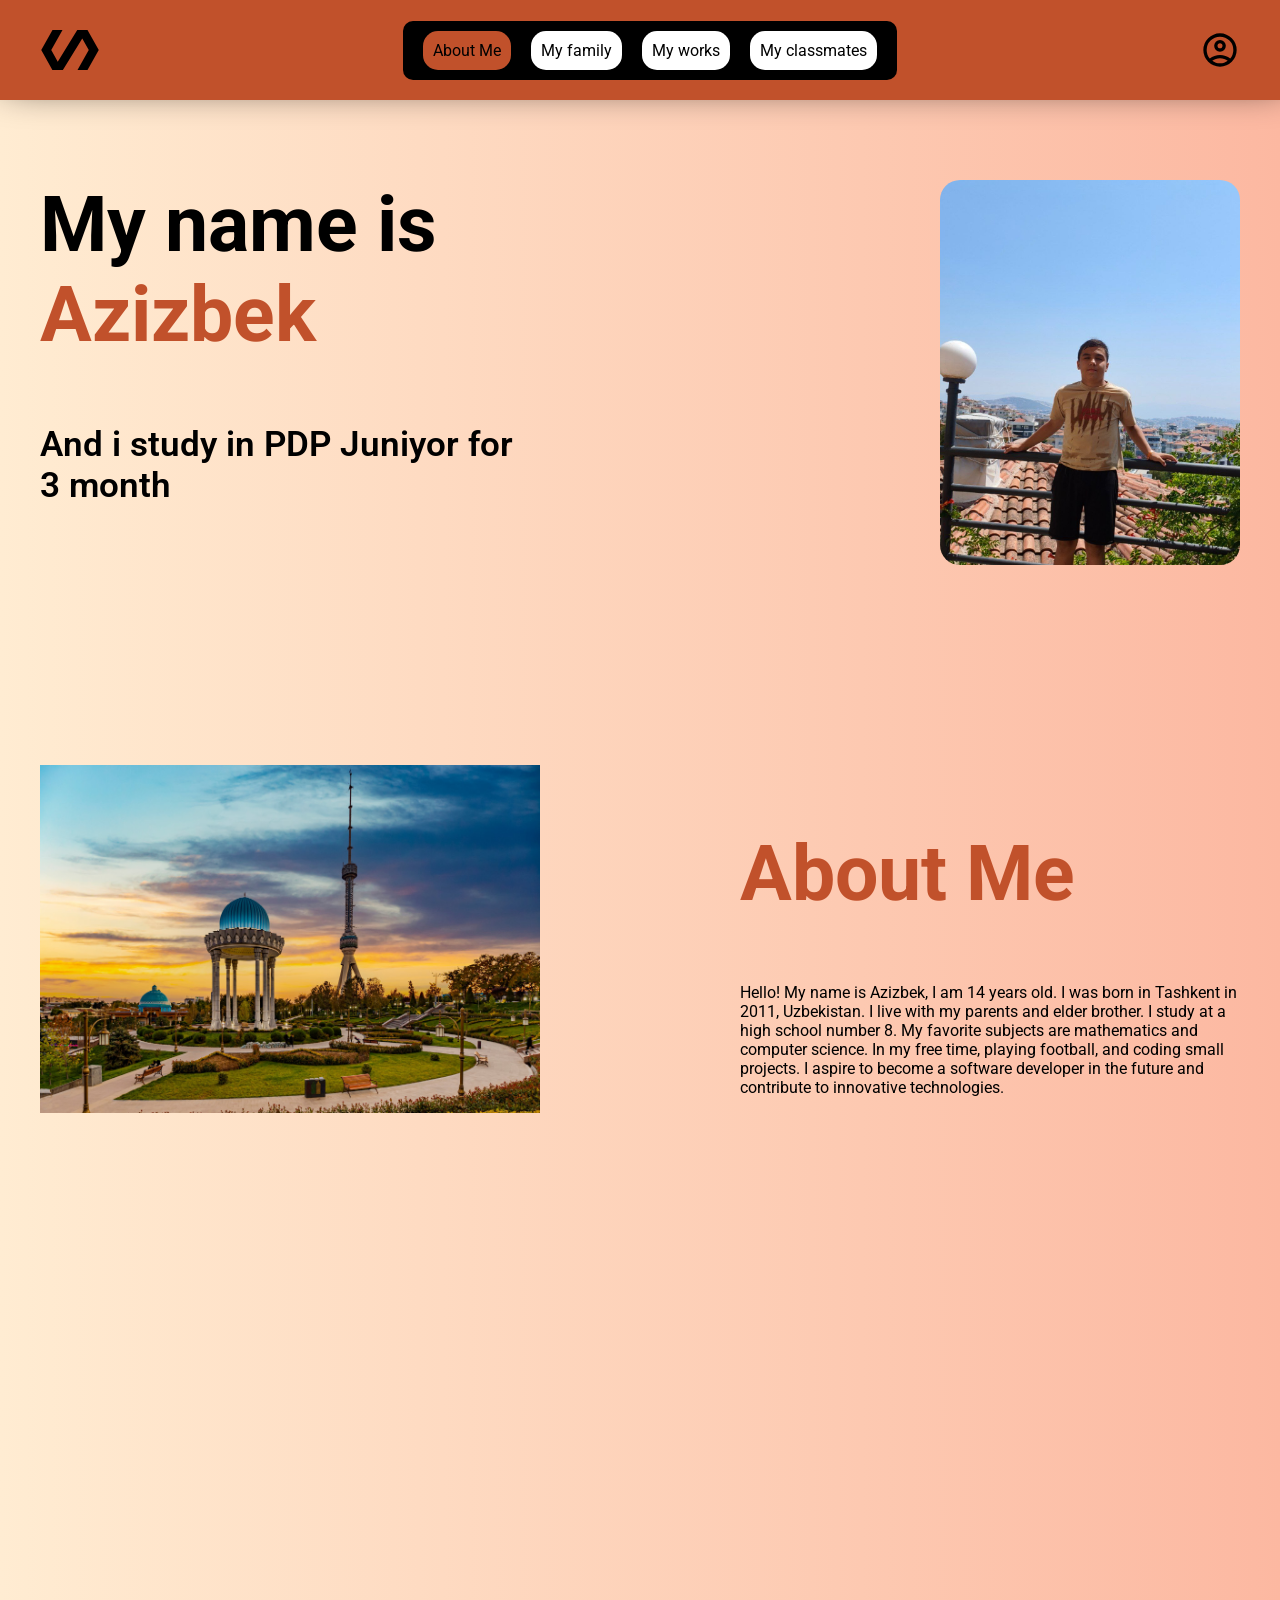
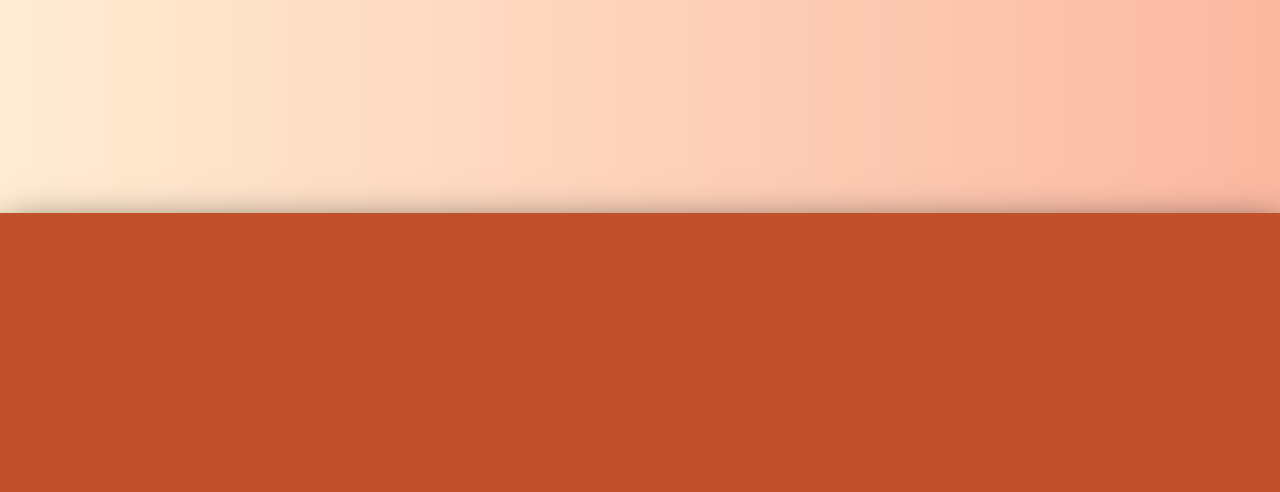
<file: index.html>
<!DOCTYPE html>
<html lang="en">
<head>
    <meta charset="UTF-8">
    <meta name="viewport" content="width=device-width, initial-scale=1.0">
    <title>Document</title>
    <link rel="preconnect" href="https://fonts.googleapis.com">
    <link rel="preconnect" href="https://fonts.gstatic.com" crossorigin>
    <link href="https://fonts.googleapis.com/css2?family=Bungee&family=Playfair+Display:ital,wght@0,400..900;1,400..900&family=Roboto:ital,wght@0,100..900;1,100..900&display=swap" rel="stylesheet">
    <link rel="stylesheet" href="./main.css">
    <link rel="stylesheet" href="./some.css">
    <link rel="stylesheet" href="https://unpkg.com/aos@next/dist/aos.css" />
    
</head>
<body>
    
    <header class="site-header">
        <div class="container">
            
            <nav class="navbar">
                <a class="header-link" href="">
                    <img class="header-img" data-aos="fade-right" data-aos-duration="800" src="./Logo.svg" width="60px" alt="">
                </a>
                <ul class="navbar-list" data-aos="fade-down" data-aos-duration="1000">
                    
                    <li class="navbar-item">
                        <a class="navbar-link active" href="./index.html">
                            
                            About Me
                        </a>
                    </li>
                    
                    <li class="navbar-item">
                        <a class="navbar-link " href="./family.html">
                            
                            My family
                        </a>
                    </li>
                    
                    <li class="navbar-item">
                        <a class="navbar-link" href="./works.html">
                            
                            My works
                        </a>
                    </li>
                    
                    <li class="navbar-item">
                        <a class="navbar-link" href="./classmates.html">
                            
                            My classmates
                        </a>
                    </li>
                    
                </ul>
                <div class="header-box">
                    <label for="modal-toggle" class="account-btn">
                        <img class="account-img" width="40" src="./account.svg" alt="">
                    </label>
                    
                    <input type="checkbox" id="modal-toggle" />
                    
                    <div class="modal">
                        <div class="modal-content">
                            <label for="modal-toggle" class="close-btn">&times;</label>
                            
                            <h2>Kirish</h2>
                            
                            <form>
                                <input type="email" placeholder="Email" required>
                                <input type="password" placeholder="Parol" required>
                                <button type="submit">Kirish</button>
                            </form>
                        </div>
                    </div>
                </div>
            </nav>
            
            
        </div>
    </header>
    
    
    
    <main class="site-main">
        <section class="hero">
            <div class="container">
                <div class="main-wrapper">
                    <div class="title-box" data-aos="fade-right" data-aos-duration="1000">
                        
                        <h1 class="main-title"  >
                            
                            My name is <br>
                            
                            <span class="main-span">
                                Azizbek
                            </span>
                            
                        </h1>
                        
                        <p class="hero-desc">
                            And i study in PDP Juniyor for 3 month
                        </p> 
                        
                    </div>   
                    
                    <img class="PDP"  data-aos="fade-left" data-aos-duration="1000" src="photo_2026-02-27_22-33-34.jpg" width="300px" alt="">
                </div>
                
            </div>
            
        </section>
        
        <section class="my-born">
            <div class="container">
                <div class="born-wrapper">
                    <img class="tashkent-img" data-aos="fade-up-right" data-aos-duration="2000" src="./Tashent.jpg" width="500px" alt="">
                    
                    <div class="title-box" data-aos="fade-up-left" data-aos-duration="2000">
                        
                        <h2 class="born-title">
                            About Me
                        </h2>
                        
                        <p class="born-text">
                            Hello! My name is Azizbek, I am 14 years old. I was born in Tashkent in 2011, Uzbekistan. I live with my parents and elder brother. I study at a high school number 8. My favorite subjects are mathematics and computer science. In my free time, playing football, and coding small projects. I aspire to become a software developer in the future and contribute to innovative technologies.
                        </p>
                    </div>
                    
                    
                </div>
            </div>
        </section>
        
        <section class="my-hobbe">
            <div class="container">
                <div class="hobe-wrapper">
                    <div class="hobbe-text-box" data-aos="fade-right" data-aos-duration="1000">
                        
                        <h2 class="hobbe-title">
                            My Hobbies
                        </h2>
                        <p class="hobbe-desc">
                            I am interested in learning English. I enjoy studying the language, improving my vocabulary, and practicing my speaking skills. English helps me communicate with people from different countries and opens up new opportunities for me. I try to learn English regularly and I am motivated to keep improving.
                        </p>
                        
                    </div>
                    
                    <img data-aos="fade-left" data-aos-duration="1000" src="./inter.png" alt="">
                    
                    
                </div>
            </div>
        </section>
    </main>
    
    
    <footer class="site-footer">
        <section class="footer-info">
            
            <div class="container">
                
                <ul class="footer-list">
                    <li class="footer-item" data-aos="fade-down">
                        <a class="footer-link active" href="./index.html">
                            About Me
                        </a>
                    </li>
                    
                    <li class="footer-item"  data-aos="fade-down" data-aos-duration="1500">
                        <a class="footer-link" href="./family.html">
                            My family
                        </a>
                    </li>
                    
                    <li class="footer-item"  data-aos="fade-down" data-aos-duration="2000">
                        <a class="footer-link" href="./works.html">
                            My works
                        </a>
                    </li>
                    
                    <li class="footer-item"  data-aos="fade-down" data-aos-duration="2500">
                        <a class="footer-link" href="./classmates.html">
                            My classmates
                        </a>
                    </li>
                </ul>
            </div>
        </div>
    </section>
</footer>


<script src="https://unpkg.com/aos@next/dist/aos.js"></script>

<script>
    AOS.init();
</script>

</body>
</html>
</file>
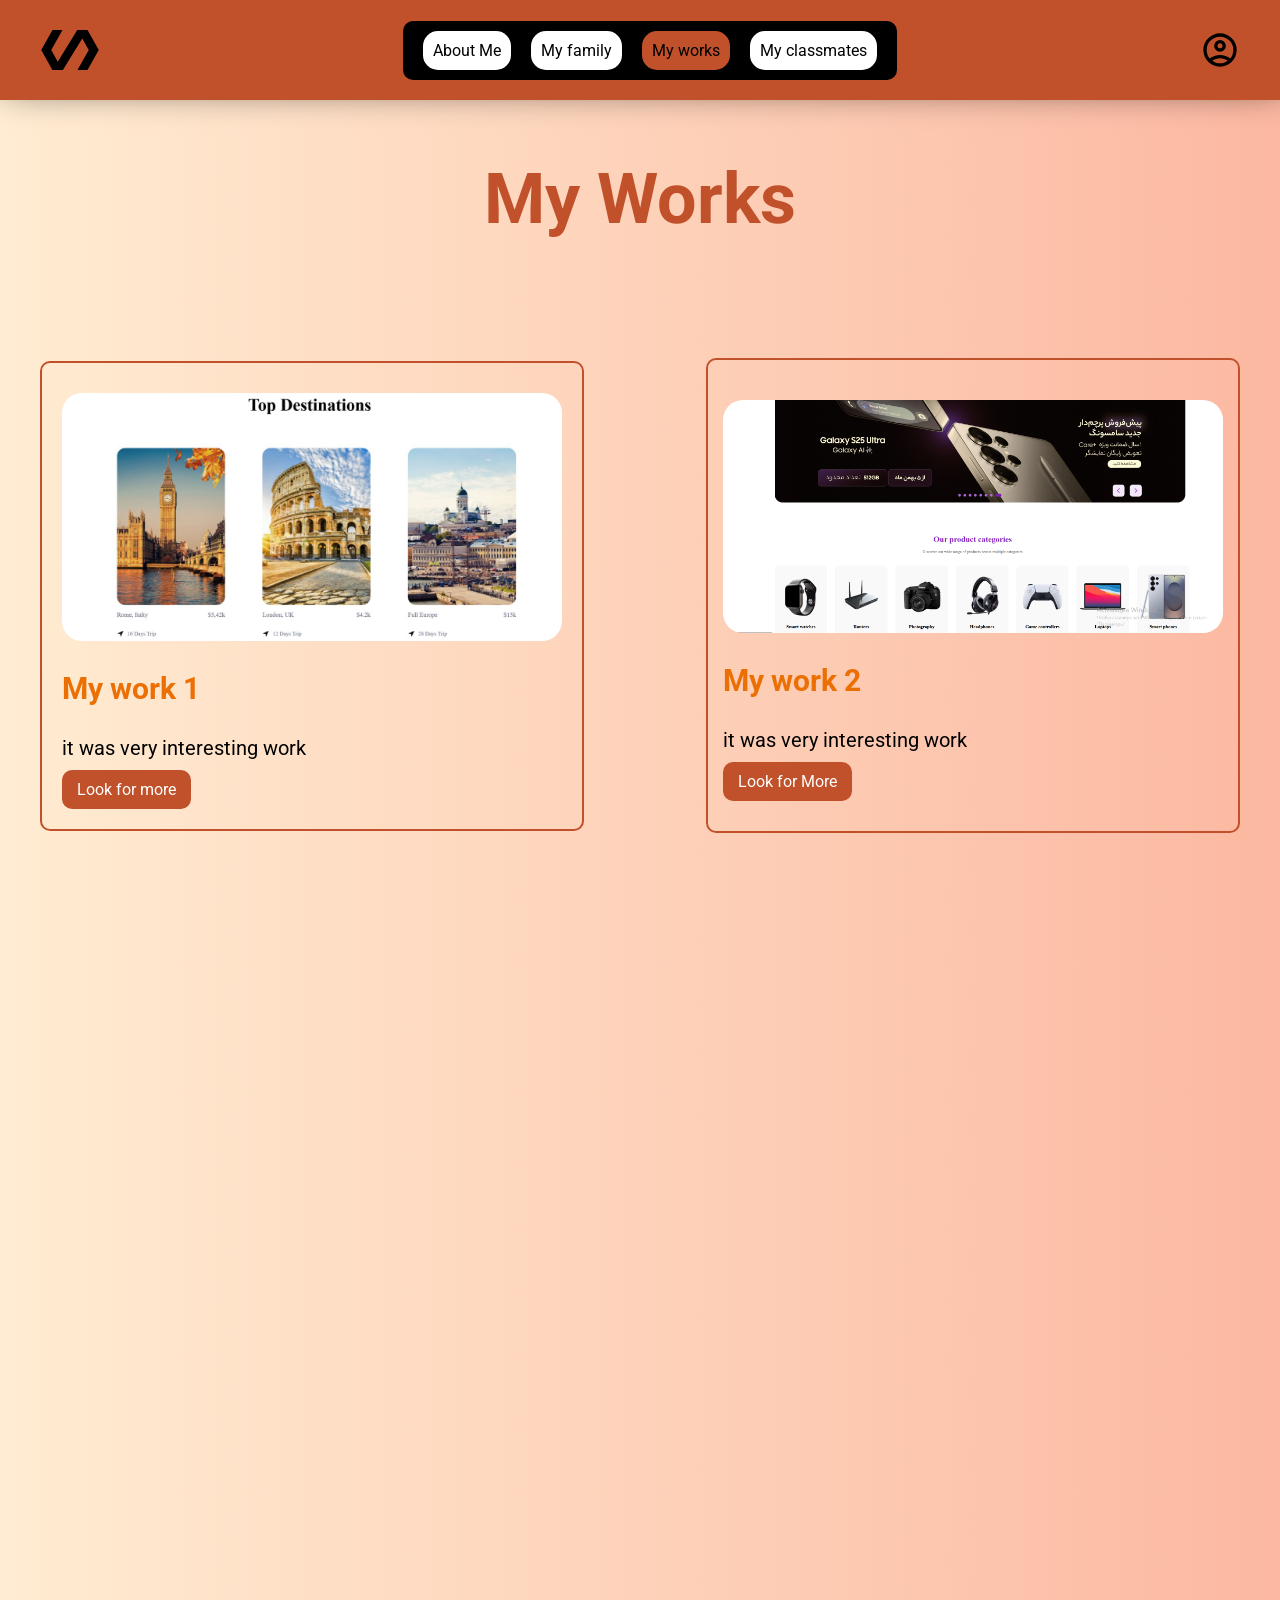
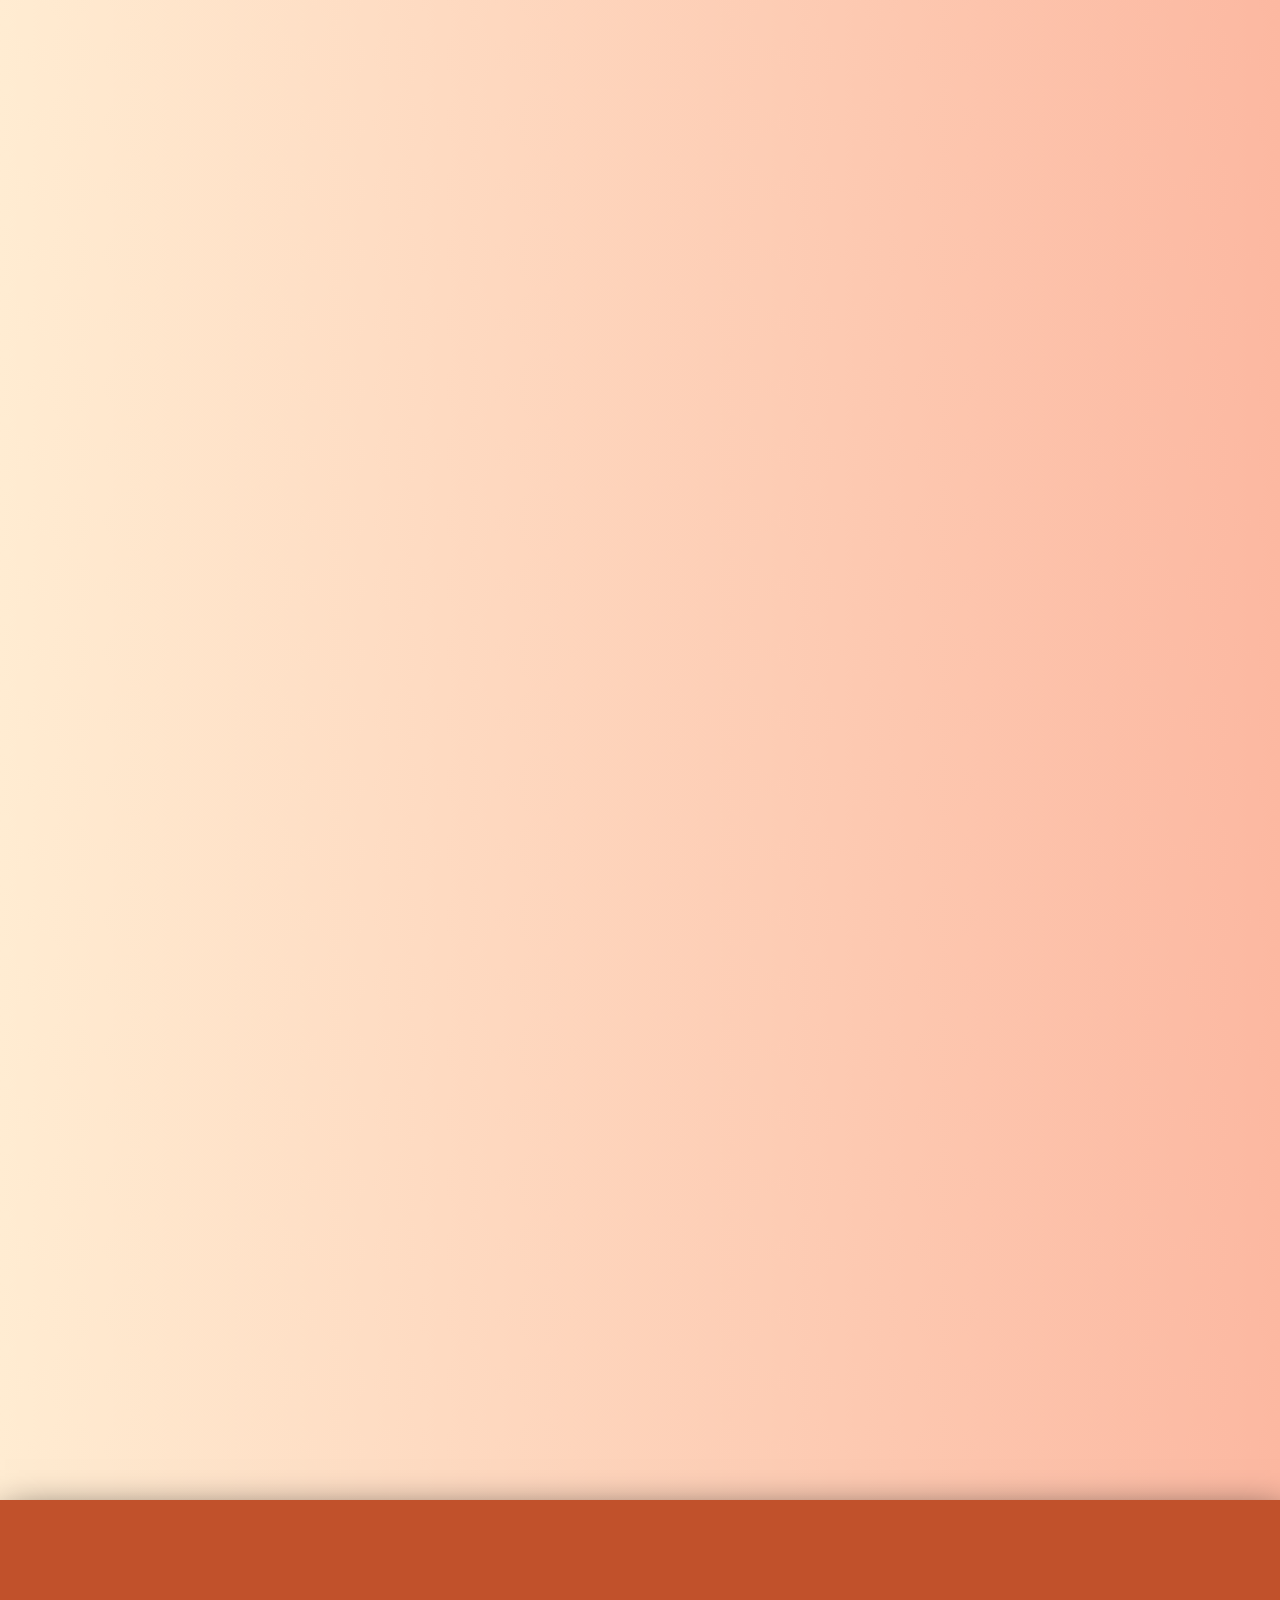
<file: works.html>
<!DOCTYPE html>
<html lang="en">
<head>
    <meta charset="UTF-8">
    <meta name="viewport" content="width=device-width, initial-scale=1.0">
     <link rel="preconnect" href="https://fonts.googleapis.com">
    <link rel="preconnect" href="https://fonts.gstatic.com" crossorigin>
    <link href="https://fonts.googleapis.com/css2?family=Bungee&family=Playfair+Display:ital,wght@0,400..900;1,400..900&family=Roboto:ital,wght@0,100..900;1,100..900&display=swap" rel="stylesheet">
    <title>Document</title>
    <link rel="stylesheet" href="./main.css">
     <link rel="stylesheet" href="https://unpkg.com/aos@next/dist/aos.css" />
     <link rel="stylesheet" href="./some.css">
</head>
<body>
    
    <header class="site-header">
        <div class="container">
            
            <nav class="navbar">
                <a class="header-link" href="">
                    <img class="header-img" data-aos="fade-right" data-aos-duration="800" src="./Logo.svg" width="60px" alt="">
                </a>
                <ul class="navbar-list" data-aos="fade-down" data-aos-duration="1000">
                    
                    <li class="navbar-item">
                        <a class="navbar-link " href="./index.html">
                            
                            About Me
                        </a>
                    </li>
                    
                    <li class="navbar-item">
                        <a class="navbar-link" href="./family.html">
                            My family
                        </a>
                    </li>
                    
                    <li class="navbar-item">
                        <a class="navbar-link active" href="./works.html">
                            
                            My works
                        </a>
                    </li>
                    
                    <li class="navbar-item">
                        <a class="navbar-link" href="./classmates.html">
                            
                            My classmates
                        </a>
                    </li>
                    
                </ul>


               <div class="header-box" data-aos="fade-left" data-aos-duration="800">
                    <label for="modal-toggle" class="account-btn">
                        <img class="account-img" width="40" src="./account.svg" alt="">
                    </label>
                    
                    <input type="checkbox" id="modal-toggle" />
                    
                    <div class="modal">
                        <div class="modal-content">
                            <label for="modal-toggle" class="close-btn">&times;</label>
                            
                            <h2>Kirish</h2>
                            
                            <form>
                                <input type="email" placeholder="Email" required>
                                <input type="password" placeholder="Parol" required>
                                <button type="submit">Kirish</button>
                            </form>
                        </div>
                    </div>
                </div>
            </nav>  
        </div>
    </header>
    
    <main class="site-main">
        <section class="works-section">
            <div class="container">
                <h2 class="works-title" data-aos="fade-down" data-aos-duration="2000">My Works</h2 >
                
                
                
                <ul class="work-list">

                    <li class="work-item1" data-aos="fade-right" data-aos-duration="1000">
                        <img class="img1" src="./img1.jpg" width="500px" alt="">
                        
                        <h3 class="work-title">My work 1</h3>
                        
                        <p class="work-desc">it was very interesting work</p>

                        <a class="work-link" href="https://iridescent-monstera-096d76.netlify.app/">Look for more</a>
                    </li>
                    
                    <li class="work-item2" data-aos="fade-left" data-aos-duration="1000">
                        <img class="img1" src="./big progect.png" width="500px" alt="">
                        
                        <h3 class="work-title">My work 2</h3>
                        
                        <p class="work-desc">it was very interesting work</p>

                        <a class="work-link" href="https://azizbe-karimov-big-project.netlify.app">
                            Look for More
                        </a>
                    </li>

                    
                        <li class="work-item3" data-aos="fade-right" data-aos-duration="1000">
                            <img class="img1" src="./img3.jpg" width="500px" alt="">
                            
                            <h3 class="work-title">My work 3</h3>
                            
                            <p class="work-desc">it was very interesting work</p>

                            <a class="work-link" href="https://storied-llama-cd76c1.netlify.app/">Look for more</a>
                        </li>
                        
                        <li class="work-item4" data-aos="fade-left" data-aos-duration="1000">
                            <img class="img1" src="./img4.jpg" width="500px" alt="">
                            
                            <h3 class="work-title">My work 4</h3>
                            
                            <p class="work-desc">it was very interesting work</p>

                            <a class="work-link" href="https://bespoke-puppy-c32bcc.netlify.app/">Look for more</a>
                        </li>

                          <li class="work-item5" data-aos="fade-right" data-aos-duration="1000">
                            <img class="img1" src="./img5.jpg" width="500px" alt="">
                            
                            <h3 class="work-title">My work 5</h3>
                            
                            <p class="work-desc">it was very interesting work</p>

                            <a class="work-link" href="https://incandescent-dolphin-457b5b.netlify.app/">Look for more</a>
                        </li>
                        
                        <li class="work-item6" data-aos="fade-left" data-aos-duration="1000">
                            <img class="img1" src="./img6.jpg" width="500px" alt="">
                            
                            <h3 class="work-title">My work 6</h3>
                            
                            <p class="work-desc">it was very interesting work</p>

                            <a class="work-link" href="https://endearing-concha-da595a.netlify.app/">Look for more</a>
                        </li>

                          <li class="work-item7" data-aos="fade-right" data-aos-duration="1000">
                            <img class="img1" src="./img7.jpg" width="500px" alt="">
                            
                            <h3 class="work-title">My work 7</h3>
                            
                            <p class="work-desc">it was very interesting work</p>

                            <a class="work-link" href="https://aquamarine-pie-af146f.netlify.app/">Look for more</a>
                        </li>
                        
                        <li class="work-item8" data-aos="fade-left" data-aos-duration="1000">
                            <img class="img1" src="./img8.jpg" width="500px" alt="">
                            
                            <h3 class="work-title">My work 8</h3>
                            
                            <p class="work-desc">it was very interesting work</p>

                            <a class="work-link" href="https://ajdbhabdhabdadkjandklad.netlify.app/">Look for more</a>
                        </li>

                          <li class="work-item9" data-aos="fade-right" data-aos-duration="1000">
                            <img class="img1" src="./img9.jpg" width="500px" alt="">
                            
                            <h3 class="work-title">My work 9</h3>
                            
                            <p class="work-desc">it was very interesting work</p>

                            <a class="work-link" href="https://gleaming-khapse-4ee0cb.netlify.app/">Look for more</a>
                        </li>
                        
                        <li class="work-item10" data-aos="fade-left" data-aos-duration="1000">
                            <img class="img1" src="./img10.jpg" width="500px" alt="">
                            
                            <h3 class="work-title">My work 10</h3>
                            
                            <p class="work-desc">it was very interesting work</p>

                            <a class="work-link" href="https://dainty-donut-accf9f.netlify.app/">Look for more</a>
                        </li>
                        
                    </div>
                </ul>
                
                
            </div>
        </section>
    </main>
    
    
    
 <footer class="site-footer">
            <section class="footer-info">

                <div class="container">
    
                        <ul class="footer-list">
    
                            <li class="footer-item" data-aos="fade-down" data-aos-duration="1000">
                                   <a class="footer-link active" href="./index.html">
                                     About Me
                                   </a>
                            </li>
    
                            <li class="footer-item"  data-aos="fade-down" data-aos-duration="1500">
                                <a class="footer-link" href="./family.html">
                                   My family
                                </a>
                            </li>
    
                            <li class="footer-item"  data-aos="fade-down" data-aos-duration="2000">
                                   <a class="footer-link" href="./works.html">
    
                                       My works
                                   </a>
                            </li>
    
                            <li class="footer-item"  data-aos="fade-down" data-aos-duration="2500">
                                   <a class="footer-link" href="./classmates.html">
    
                                    My classmates
                                   </a>
                            </li>
    
                        </ul>
                    
                    
                </div>
       
    
           </div>
            </section>
    </footer>

    <script src="https://unpkg.com/aos@next/dist/aos.js"></script>

    <script>
        AOS.init();
    </script>

</body>
</html>
</file>
<file: main.css>
* {
    box-sizing: border-box;
}

body {
    margin: 0;
    font-family: "Roboto", sans-serif;
    background: linear-gradient(to right, #ffecd2 0%, #fcb8a1 100%);
}

img {
    display: block;
}

a {
    text-decoration-line: none;
}

ul {
    list-style-type: none;
    padding-left: 0;
    margin-block: 0;
}

.container {
    width: 1240px;
    margin-inline: auto;
    padding-inline: 20px;
}

.site-header {
    
    padding-block: 20px;
    box-shadow: 5px -19px 40px black;
    background-color: #c1512b;
}

button {
    
    background-color: transparent;
    border: none;
}

.navbar {
    display: flex;
    justify-content: space-between;
    align-items: center;
}

.header-link {
    
    font-size: 500px;
    
}

.navbar-list {
    display: flex;
    align-items: center;
    column-gap: 20px;
    background-color: black;
    padding: 20px 20px;
    border-radius: 10px;
}

.navbar-item {
    
    color: white;
    
    
}


.navbar-link {
    
    color: black;
    background-color:white;
    padding: 10px;
    border-radius: 15px;
}

.active {
    
    background-color: #c1512b;
    
}

.button-box {
    
    
}

.dark-btn {
    
    
}

.light-btn {
    
    
}

.account-btn {
    border-radius: 10px;
}

.main-wrapper {
    padding-top: 80px;
    display: flex;
    column-gap: 400px;
    
}


.PDP {
    border-radius: 20px;
    
}



.main-title {
    font-size: 77px;
    color: black;
    margin-top: 0px;
}

.main-span {
    
    color: #c1512b;
}

.hero-desc {
    font-size: 35px;
    margin: 0;
    font-weight: 600;
}

.my-born {
    
    padding-top: 200px;
}

.born-wrapper  {
    
    display: flex;
    justify-content: space-between;
    
}

.title-box {
    
    width: 500px;
}

.born-title {
    font-size: 77px;
    color:#c1512b ;
}

.born-text {
    color: black;
    
}

.hero-desc {
    
}

.my-hobbe {
    padding-top: 150px;
    padding-bottom: 100px;
}

.hobe-wrapper {
    
    display: flex;
    align-items: center;
    justify-content: space-between;
}

.hobbe-text-box {
    
    width: 500px;
}

.hobbe-title {
    
    font-size: 70px;
    color:#c1512b ;
}





.family-text-wrapper {
    
    width: 500px
    
}

.family-img {

    border-radius: 20px;
}

.family-wrapper {
    
    padding-top: 100px;
    justify-content: space-between;
    align-items: center;
    display: flex;
}


.family-title {
    
    color: #c1512b;
    font-size: 50px;
}

.family-desc {
    font-size: 30px;
    
}

.brother {
    
    padding-top: 150px;
}

.brother-wrapper {
    display: flex;
    justify-content: space-between;
    
}

.brother-text-wrapper {
    
    width: 500px;
}

.brother-title {
    color: #c1512b;
    font-size: 60px;
}

.brother-desc {
    
    font-size: 30px;
    
}

.brother-img {
    
    border-radius: 50px;
}

.father {
    padding-top: 150px;
}

.father-img {

    border-radius: 20px;
}

.father-wrapper {
    display: flex;
    justify-content: space-between;
    
}

.father-text-wrapper {
    
    width: 500px;
}

.father-title {
    color: #c1512b;
    font-size: 60px;
}

.father-desc {
    
    font-size: 30px;
    
}


.mother {
    
    padding-block: 150px;
}

.mother-wrapper {
    display: flex;
    justify-content: space-between;
    align-items: center;
}

.mother-text-wrapper {
    
    width: 500px;
}

.mother-title {
    color: #c1512b;
    font-size: 60px;
}

.mother-desc {
    
    font-size: 30px;
    
}

.mother-img {
    
    border-radius: 50px;
}

.img1 {
    border-radius: 20px;
}

/*====================== works ===================== */

.works-section {


}

.works-title {

    font-size: 70px;
    color: #c1512b;
    text-align: center;
    padding-bottom: 60px;
}

.work-title {

    font-size: 30px;
   
    color: rgb(235, 111, 3);
   
}

.work-desc {
    font-size: 20px;
    color: black;
   
}

.work-list {
    display: flex;
    justify-content: space-between;
    flex-wrap: wrap;
    row-gap: 60px;
   align-items: center;
   padding-bottom: 100px;
}


.work-item1 {
    
    width: max-content;
    border: 2px solid #c1512b;
    border-radius: 10px;
    padding-inline: 20px;
    padding-block: 30px;
}

.work-item2 {
  width: max-content;
    border: 2px solid #c1512b;
    border-radius: 10px;
    padding: 15px;
    padding-block: 40px;
}

.work-item3 {
  width: max-content;
    border: 2px solid #c1512b;
    border-radius: 10px;
    padding: 20px;
}

.work-item4 {
  width: max-content;
    border: 2px solid #c1512b;
    border-radius: 10px;
     padding-inline: 15px;
    padding-block: 55px;
}

.work-item5 {
  width: max-content;
    border: 2px solid #c1512b;
    border-radius: 10px;
    padding-inline: 20px;
    padding-block: 30px;
}

.work-item6 {
  width: max-content;
    border: 2px solid #c1512b;
    border-radius: 10px;
    padding-inline: 15px;
    padding-block: 35px;
}

.work-item7 {
  width: max-content;
    border: 2px solid #c1512b;
    border-radius: 10px;
    padding-inline: 20px;
    padding-block: 35px;
}

.work-item8 {
  width: max-content;
    border: 2px solid #c1512b;
    border-radius: 10px;
   padding: 15px;
}  
  

.work-item9 {
  width: max-content;
    border: 2px solid #c1512b;
    border-radius: 10px;
     padding-inline: 20px;
    padding-block: 45px;
}

.work-item10 {
  width: max-content;
    border: 2px solid #c1512b;
    border-radius: 10px;
   padding: 15px;
}

.work-link {

    background-color: #c1512b;
    padding: 10px 15px;
    border-radius: 10px;
    text-align: center;
    margin-inline: auto ;
    color: white;
   
}

.li-box1 {
    display: flex;
}

.footer-info {

    box-shadow: 5px 19px 40px black;
    background-color:#c1512b;
}

.index-site-footer {

     box-shadow: 5px 19px 40px black;
    background-color:#c1512b;
}

.footer-list {

    padding-block: 120px;
    display: flex;
    column-gap: 30px;
    justify-content:space-between ;
}

.footer-link {

    color:black;
    background-color: aliceblue;
    padding: 15px 25px;
    border-radius: 15px;
}

.footer-item {
    
    
}


#modal-toggle {
    display: none;
}

.modal {
    position: fixed;
    inset: 0;
    background: rgba(0,0,0,0.6);
    display: flex;
    justify-content: center;
    align-items: center;
    opacity: 0;
    pointer-events: none;
    transition: opacity 0.3s ease;
    z-index: 999;
}

#modal-toggle:checked + .modal {
    opacity: 1;
    pointer-events: auto;
}

.modal-content {
    background: #111827;
    padding: 32px 28px;
    border-radius: 24px;
    width: 90%;
    max-width: 400px;
    position: relative;
    box-shadow: 0 40px 80px rgba(0,0,0,0.7);
    transform: scale(0.7);
    transition: transform 0.3s ease;
}

#modal-toggle:checked + .modal .modal-content {
    transform: scale(1);
}

.close-btn {
    position: absolute;
    top: 18px;
    right: 18px;
    font-size: 26px;
    cursor: pointer;
    color: #fff;
    transition: color 0.3s;
}

.close-btn:hover {
    color: #f87171;
}

.modal-content h2 {
    margin-bottom: 24px;
    text-align: center;
    font-size: 26px;
    color: #e5e7eb;
}

form {
    display: flex;
    flex-direction: column;
    gap: 16px;
}

input {
    padding: 12px 16px;
    border-radius: 12px;
    border: none;
    outline: none;
    font-size: 15px;
    background: #1f2937;
    color: #e5e7eb;
    transition: background 0.3s;
}

input:focus {
    background: #374151;
}

form button {
    padding: 12px 16px;
    background: linear-gradient(135deg, #38bdf8, #6366f1);
    border: none;
    border-radius: 12px;
    color: #020617;
    font-weight: 600;
    cursor: pointer;
    transition: background 0.3s;
}

form button:hover {
    background: linear-gradient(135deg, #0ea5e9, #4f46e5);
}

.footer-item {
    z-index: 5;
}
</file>
<file: some.css>
.footer-list {
    padding-block: 130px;
}
</file>
